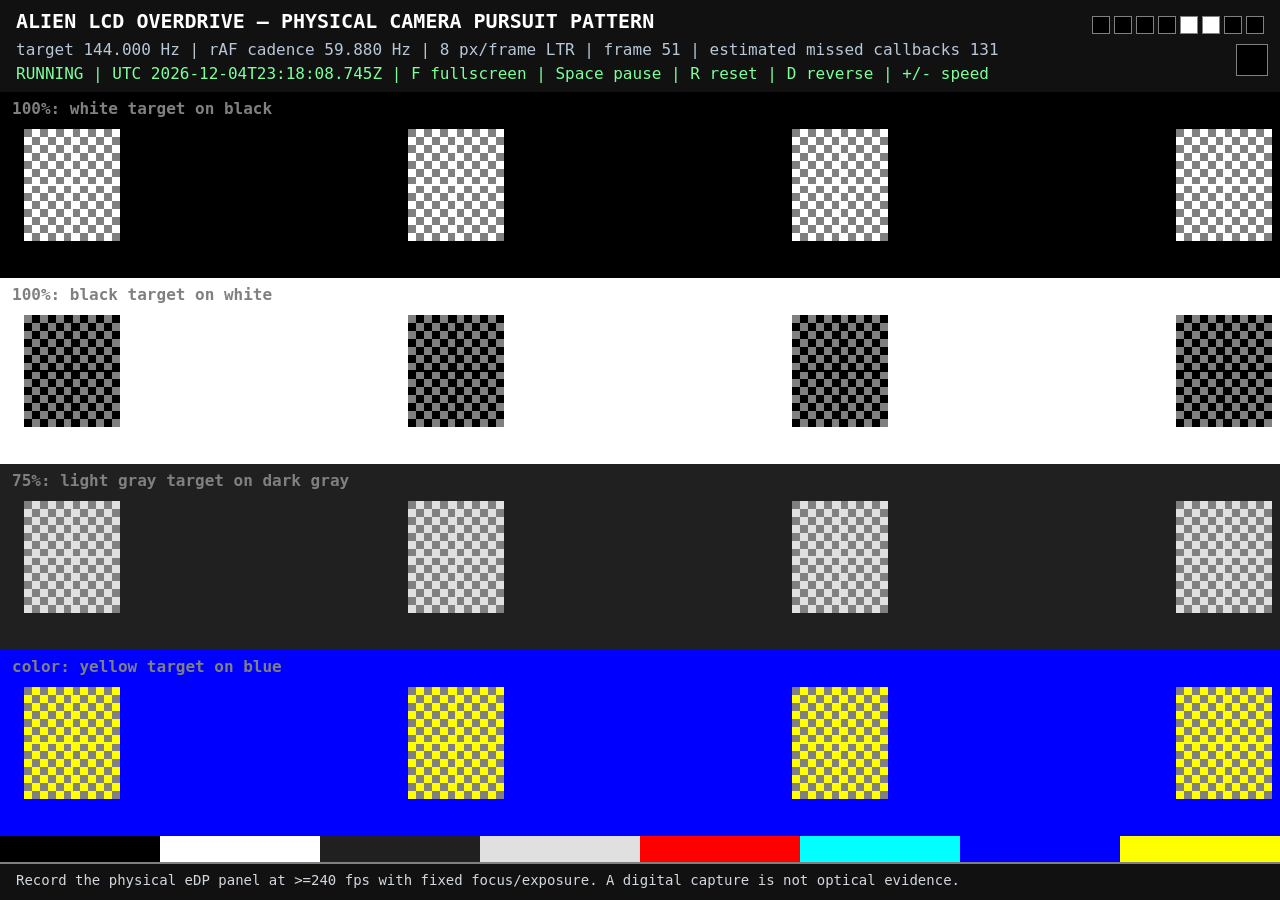
<file: code/tools/lcd-overdrive-pursuit.html>
<!doctype html>
<html lang="en">
<head>
  <meta charset="utf-8">
  <meta name="viewport" content="width=device-width,initial-scale=1,maximum-scale=1">
  <meta name="color-scheme" content="dark">
  <title>Alien LCD-overdrive optical QA pursuit pattern</title>
  <style>
    html,
    body {
      width: 100%;
      height: 100%;
      margin: 0;
      overflow: hidden;
      background: #000;
      color: #fff;
      font-family: ui-monospace, "SFMono-Regular", Consolas, monospace;
    }

    canvas {
      display: block;
      width: 100vw;
      height: 100vh;
      cursor: none;
      image-rendering: pixelated;
    }
  </style>
</head>
<body>
  <canvas id="pattern" aria-label="Frame-paced moving-edge LCD pursuit pattern"></canvas>
  <script>
    "use strict";

    // Standalone and deliberately dependency-free. The physical panel must be
    // recorded by an independent high-speed camera; screenshots and display
    // capture happen before the LCD and cannot measure overdrive.
    const canvas = document.getElementById("pattern");
    const context = canvas.getContext("2d", { alpha: false });
    const query = new URLSearchParams(window.location.search);

    const clamp = (value, minimum, maximum) =>
      Math.min(maximum, Math.max(minimum, value));
    const numberParameter = (name, fallback, minimum, maximum) => {
      const raw = query.get(name);
      if (raw === null || raw.trim() === "") return fallback;
      const parsed = Number(raw);
      return Number.isFinite(parsed)
        ? clamp(parsed, minimum, maximum)
        : fallback;
    };

    const targetHz = numberParameter("hz", 144, 24, 360);
    let pixelsPerFrame = Math.round(numberParameter("px", 8, 1, 32));
    let direction = query.get("dir") === "rtl" ? -1 : 1;
    let paused = false;
    let frameNumber = 0;
    let droppedFrameEstimate = 0;
    let previousTimestamp;
    const intervals = [];

    let width = 0;
    let height = 0;
    let deviceScale = 1;

    const resize = () => {
      deviceScale = Math.max(1, window.devicePixelRatio || 1);
      width = Math.max(1, window.innerWidth);
      height = Math.max(1, window.innerHeight);
      canvas.width = Math.round(width * deviceScale);
      canvas.height = Math.round(height * deviceScale);
      context.setTransform(deviceScale, 0, 0, deviceScale, 0, 0);
      context.imageSmoothingEnabled = false;
    };

    const median = (values) => {
      if (values.length === 0) return 0;
      const sorted = [...values].sort((a, b) => a - b);
      const middle = Math.floor(sorted.length / 2);
      return sorted.length % 2 === 0
        ? (sorted[middle - 1] + sorted[middle]) / 2
        : sorted[middle];
    };

    const movingOffset = (period) => {
      const raw = direction * frameNumber * pixelsPerFrame;
      return ((raw % period) + period) % period;
    };

    const drawTarget = (x, y, targetWidth, targetHeight, foreground, accent) => {
      context.fillStyle = foreground;
      context.fillRect(x, y, targetWidth, targetHeight);

      const cell = 8;
      context.fillStyle = accent;
      for (let row = 0; row < Math.floor(targetHeight / cell); row += 1) {
        for (let column = 0; column < Math.floor(targetWidth / cell); column += 1) {
          if ((row + column) % 2 === 0) {
            context.fillRect(x + column * cell, y + row * cell, cell, cell);
          }
        }
      }

      context.fillStyle = foreground;
      context.fillRect(x + targetWidth / 2 - 1, y, 2, targetHeight);
      context.fillRect(x, y + targetHeight / 2 - 1, targetWidth, 2);
    };

    const drawLane = (top, laneHeight, background, foreground, accent, label) => {
      context.save();
      context.beginPath();
      context.rect(0, top, width, laneHeight);
      context.clip();

      context.fillStyle = background;
      context.fillRect(0, top, width, laneHeight);

      const period = 384;
      const targetWidth = 96;
      const targetHeight = Math.max(48, Math.min(112, laneHeight - 36));
      const y = Math.round(top + (laneHeight - targetHeight) / 2);
      const offset = movingOffset(period);
      for (let x = -period + offset; x < width + period; x += period) {
        drawTarget(Math.round(x), y, targetWidth, targetHeight, foreground, accent);
      }

      context.font = "bold 16px ui-monospace, monospace";
      context.textBaseline = "top";
      context.fillStyle = accent;
      context.fillText(label, 12, top + 10);
      context.restore();
    };

    const drawStationaryReferences = (top, referenceHeight) => {
      const segmentWidth = width / 8;
      const shades = ["#000", "#fff", "#202020", "#e0e0e0", "#f00", "#0ff", "#00f", "#ff0"];
      for (let index = 0; index < shades.length; index += 1) {
        context.fillStyle = shades[index];
        context.fillRect(index * segmentWidth, top, Math.ceil(segmentWidth), referenceHeight);
      }
      context.fillStyle = "#808080";
      context.fillRect(0, top + referenceHeight - 2, width, 2);
    };

    const drawSyncCode = (now) => {
      const second = Math.floor(Date.now() / 1000);
      const bitSize = 18;
      const gap = 4;
      const originX = width - 12 - (bitSize + gap) * 8;
      const originY = 16;
      for (let bit = 0; bit < 8; bit += 1) {
        context.fillStyle = ((second >> bit) & 1) === 1 ? "#fff" : "#000";
        context.fillRect(originX + bit * (bitSize + gap), originY, bitSize, bitSize);
        context.strokeStyle = "#808080";
        context.strokeRect(originX + bit * (bitSize + gap) + 0.5, originY + 0.5, bitSize - 1, bitSize - 1);
      }
      context.fillStyle = Math.floor(now / 500) % 2 === 0 ? "#fff" : "#000";
      context.fillRect(width - 44, 44, 32, 32);
      context.strokeStyle = "#808080";
      context.strokeRect(width - 43.5, 44.5, 31, 31);
    };

    const draw = (timestamp) => {
      context.setTransform(deviceScale, 0, 0, deviceScale, 0, 0);
      context.fillStyle = "#111";
      context.fillRect(0, 0, width, height);

      const headerHeight = 92;
      const referenceHeight = 28;
      const footerHeight = 36;
      const laneArea = Math.max(240, height - headerHeight - referenceHeight - footerHeight);
      const laneHeight = laneArea / 4;

      context.fillStyle = "#111";
      context.fillRect(0, 0, width, headerHeight);
      context.fillStyle = "#fff";
      context.font = "bold 20px ui-monospace, monospace";
      context.textBaseline = "top";
      context.fillText("ALIEN LCD OVERDRIVE — PHYSICAL CAMERA PURSUIT PATTERN", 16, 13);

      const measuredInterval = median(intervals);
      const callbackHz = measuredInterval > 0 ? 1000 / measuredInterval : 0;
      context.font = "16px ui-monospace, monospace";
      context.fillStyle = "#b7c7d9";
      context.fillText(
        `target ${targetHz.toFixed(3)} Hz | rAF cadence ${callbackHz.toFixed(3)} Hz | ` +
        `${pixelsPerFrame} px/frame ${direction > 0 ? "LTR" : "RTL"} | ` +
        `frame ${frameNumber} | estimated missed callbacks ${droppedFrameEstimate}`,
        16,
        43
      );
      context.fillStyle = paused ? "#ffb000" : "#7dff9c";
      context.fillText(
        `${paused ? "PAUSED" : "RUNNING"} | UTC ${new Date().toISOString()} | F fullscreen | Space pause | R reset | D reverse | +/- speed`,
        16,
        67
      );
      drawSyncCode(timestamp);

      let y = headerHeight;
      drawLane(y, laneHeight, "#000", "#fff", "#808080", "100%: white target on black");
      y += laneHeight;
      drawLane(y, laneHeight, "#fff", "#000", "#808080", "100%: black target on white");
      y += laneHeight;
      drawLane(y, laneHeight, "#202020", "#e0e0e0", "#808080", "75%: light gray target on dark gray");
      y += laneHeight;
      drawLane(y, laneHeight, "#0000ff", "#ffff00", "#808080", "color: yellow target on blue");
      y += laneHeight;

      drawStationaryReferences(y, referenceHeight);
      y += referenceHeight;
      context.fillStyle = "#111";
      context.fillRect(0, y, width, footerHeight);
      context.fillStyle = "#d2d8df";
      context.font = "14px ui-monospace, monospace";
      context.fillText(
        "Record the physical eDP panel at >=240 fps with fixed focus/exposure. A digital capture is not optical evidence.",
        16,
        y + 10
      );
    };

    const animate = (timestamp) => {
      if (previousTimestamp !== undefined) {
        const interval = timestamp - previousTimestamp;
        if (interval > 0 && interval < 100) {
          intervals.push(interval);
          if (intervals.length > 240) intervals.shift();
          const expected = 1000 / targetHz;
          if (interval > expected * 1.5) {
            droppedFrameEstimate += Math.max(1, Math.round(interval / expected) - 1);
          }
        }
      }
      previousTimestamp = timestamp;
      if (!paused) frameNumber += 1;
      draw(timestamp);
      window.requestAnimationFrame(animate);
    };

    window.addEventListener("resize", resize);
    window.addEventListener("keydown", (event) => {
      if (event.key === " ") {
        paused = !paused;
        event.preventDefault();
      } else if (event.key.toLowerCase() === "r") {
        frameNumber = 0;
        droppedFrameEstimate = 0;
        intervals.length = 0;
      } else if (event.key.toLowerCase() === "d") {
        direction *= -1;
      } else if (event.key === "+" || event.key === "=") {
        pixelsPerFrame = clamp(pixelsPerFrame + 1, 1, 32);
      } else if (event.key === "-") {
        pixelsPerFrame = clamp(pixelsPerFrame - 1, 1, 32);
      } else if (event.key.toLowerCase() === "f") {
        document.documentElement.requestFullscreen().catch(() => {});
      }
    });

    resize();
    window.requestAnimationFrame(animate);
  </script>
</body>
</html>
</file>
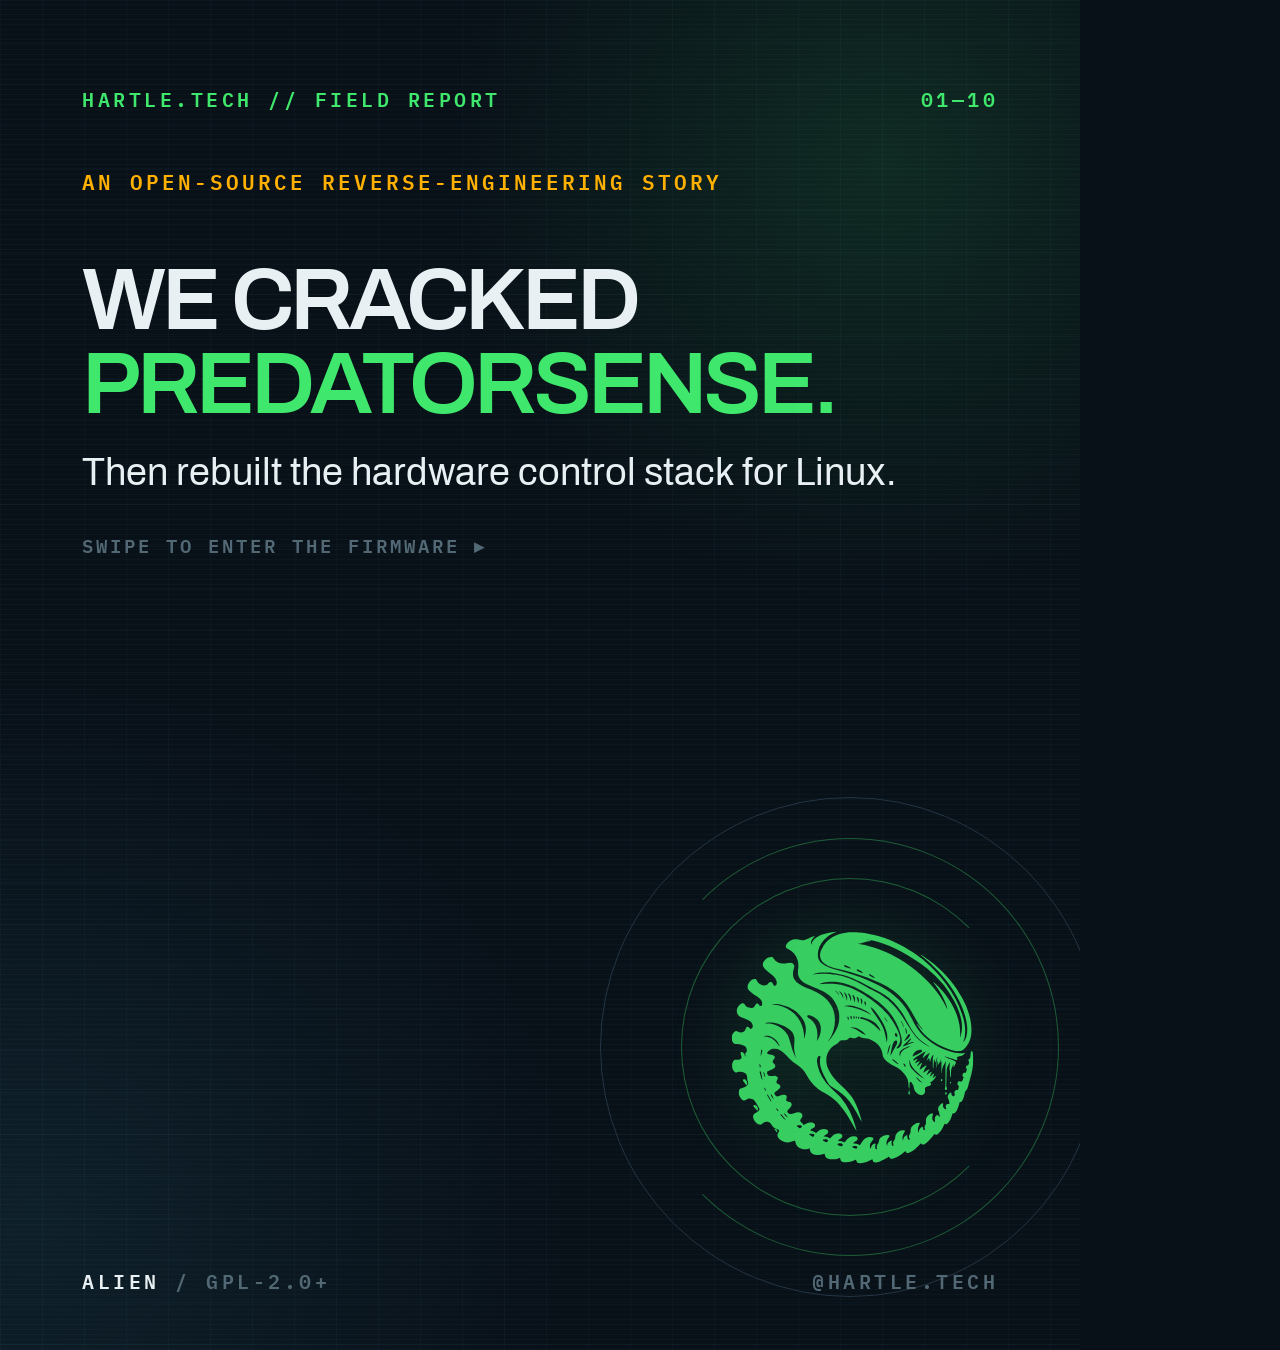
<file: docs/social/instagram-carousel/carousel.html>
<!DOCTYPE html>
<html lang="en">
<head>
  <meta charset="utf-8">
  <meta name="viewport" content="width=device-width, initial-scale=1">
  <title>Alien — PredatorSense reverse engineering carousel</title>
  <style>
    @font-face { font-family: Archivo; src: url('../../../code/alien-gui/assets/fonts/Archivo-Regular.ttf'); }
    @font-face { font-family: Archivo; src: url('../../../code/alien-gui/assets/fonts/Archivo-SemiBold.ttf'); font-weight: 700; }
    @font-face { font-family: Plex; src: url('../../../code/alien-gui/assets/fonts/IBMPlexMono-Regular.ttf'); }
    @font-face { font-family: Plex; src: url('../../../code/alien-gui/assets/fonts/IBMPlexMono-SemiBold.ttf'); font-weight: 700; }

    :root {
      --bg: #081018;
      --panel: #111c27;
      --line: #243543;
      --text: #e8f0f3;
      --muted: #8da2ad;
      --dim: #526975;
      --green: #3fe86c;
      --cyan: #53d8ff;
      --amber: #ffb000;
      --red: #ff5e5e;
    }

    * { box-sizing: border-box; }
    html, body { margin: 0; width: 1080px; height: 1350px; overflow: hidden; background: var(--bg); }
    body { color: var(--text); font-family: Archivo, sans-serif; }

    .slide {
      width: 1080px;
      height: 1350px;
      position: relative;
      overflow: hidden;
      padding: 86px 82px 76px;
      background:
        linear-gradient(rgba(83,216,255,.035) 1px, transparent 1px),
        linear-gradient(90deg, rgba(83,216,255,.035) 1px, transparent 1px),
        radial-gradient(circle at 82% 12%, rgba(63,232,108,.12), transparent 30%),
        radial-gradient(circle at 3% 90%, rgba(83,216,255,.08), transparent 34%),
        var(--bg);
      background-size: 42px 42px, 42px 42px, auto, auto, auto;
    }
    .slide::after {
      content: '';
      position: absolute;
      inset: 0;
      pointer-events: none;
      background: repeating-linear-gradient(0deg, rgba(255,255,255,.018) 0, rgba(255,255,255,.018) 1px, transparent 1px, transparent 5px);
      mix-blend-mode: screen;
    }
    .slide:not(.active) { display: none; }
    .slide > * { position: relative; z-index: 1; }

    .topline, .footer { font: 700 20px Plex, monospace; letter-spacing: 3.5px; text-transform: uppercase; }
    .topline { color: var(--green); display: flex; justify-content: space-between; align-items: center; }
    .footer { position: absolute; left: 82px; right: 82px; bottom: 55px; color: var(--dim); display: flex; justify-content: space-between; }
    .footer strong { color: var(--text); }

    h1 { margin: 62px 0 24px; font-size: 88px; line-height: .95; letter-spacing: -4px; max-width: 920px; }
    h2 { margin: 48px 0 26px; font-size: 64px; line-height: 1.02; letter-spacing: -2.5px; max-width: 900px; }
    h3 { font-size: 25px; margin: 0 0 12px; }
    p { font-size: 31px; line-height: 1.35; color: var(--muted); margin: 0 0 24px; }
    strong, .bright { color: var(--text); }
    .green { color: var(--green); }
    .amber { color: var(--amber); }
    .cyan { color: var(--cyan); }
    .eyebrow { font: 700 21px Plex, monospace; letter-spacing: 3px; color: var(--amber); text-transform: uppercase; margin-top: 55px; }
    .lede { font-size: 38px; line-height: 1.24; max-width: 880px; color: var(--text); }
    .small { font: 20px/1.45 Plex, monospace; color: var(--muted); }
    .micro { font: 16px/1.4 Plex, monospace; color: var(--dim); }
    .mt-24 { margin-top: 24px; }
    .mt-28 { margin-top: 28px; }
    .mt-30 { margin-top: 30px; }
    .lede-34 { font-size: 34px; margin-top: 34px; }
    .pipeline-rebuild { margin-top: 34px; gap: 12px; }
    .terminal-compact { font-size: 21px; }
    .honest-copy { position: absolute; left: 82px; bottom: 150px; width: 360px; }
    .logo-final { width: 280px; height: 280px; margin-top: 60px; }
    .final-heading { margin-top: 18px; }

    .logo { width: 365px; height: 365px; object-fit: contain; filter: drop-shadow(0 0 40px rgba(63,232,108,.18)); }
    .hero-mark { position: absolute; right: 45px; bottom: 120px; opacity: .88; }
    .rings { position: absolute; width: 500px; height: 500px; right: -20px; bottom: 53px; border: 1px solid var(--line); border-radius: 50%; }
    .rings::before, .rings::after { content: ''; position: absolute; border: 1px solid rgba(63,232,108,.35); border-radius: 50%; }
    .rings::before { inset: 40px; border-left-color: transparent; }
    .rings::after { inset: 80px; border-right-color: transparent; }

    .card-grid { display: grid; grid-template-columns: 1fr 1fr; gap: 20px; margin-top: 44px; }
    .card { border: 1px solid var(--line); background: rgba(17,28,39,.86); padding: 27px; min-height: 150px; }
    .card p { font-size: 23px; margin: 0; }
    .card .num { font: 700 17px Plex, monospace; color: var(--green); margin-bottom: 20px; }

    .terminal { margin-top: 42px; border: 1px solid var(--line); background: #050a0e; padding: 30px 34px; font: 25px/1.55 Plex, monospace; color: var(--muted); box-shadow: 0 28px 80px rgba(0,0,0,.35); }
    .terminal .prompt { color: var(--green); }
    .terminal .hot { color: var(--amber); }

    .slide > .binary-wall { position: absolute; inset: 0; z-index: 0; opacity: .22; overflow: hidden; }
    .binary-wall::before { content: '00110100 01000011 00100000 01010111 01001101 01001001 00100000 11110011 00010100 01010000 01000101 01000011 01001101 00100000 11100000 11010000 00000010 00100000 01010000 01010011 01010011 01110110 01100011 00100000 00110000 00110000 00110101 00100000 01000101 01001110 01000101 00100000 10000000 01010001 01011001 00100000 01010111 01001101 01000010 01001000'; display:block; width:1000px; transform:rotate(-11deg) scale(1.35); transform-origin:center; font:700 25px/2.2 Plex,monospace; letter-spacing:9px; color:var(--green); word-spacing:16px; }

    .pipeline { display: flex; flex-direction: column; gap: 10px; margin-top: 30px; }
    .stage { display: grid; grid-template-columns: 110px 1fr; align-items: center; border: 1px solid var(--line); background: rgba(17,28,39,.8); min-height: 92px; }
    .stage b { font: 700 27px Plex, monospace; color: var(--green); text-align: center; }
    .stage span { font-size: 27px; border-left: 1px solid var(--line); padding: 25px 30px; }
    .arrow { height: 10px; margin-left: 54px; border-left: 2px solid var(--dim); }

    .bytes { display: grid; grid-template-columns: repeat(8, 1fr); gap: 8px; margin-top: 48px; }
    .byte { border: 1px solid var(--line); background: var(--panel); min-height: 155px; padding: 18px 8px; text-align: center; }
    .byte .index { font: 700 18px Plex, monospace; color: var(--dim); }
    .byte .value { margin-top: 25px; font: 700 22px/1.1 Plex, monospace; color: var(--green); word-break: break-word; }
    .byte.rgb .value { color: var(--cyan); }
    .strike { margin-top: 28px; border: 1px solid rgba(255,94,94,.55); color: var(--red); background: rgba(255,94,94,.07); padding: 20px 24px; font: 700 22px Plex, monospace; }

    table { width: 100%; border-collapse: collapse; margin-top: 40px; font: 23px/1.35 Plex, monospace; }
    th { color: var(--dim); font-size: 17px; letter-spacing: 1px; text-transform: uppercase; text-align: right; padding: 18px 14px; border-bottom: 1px solid var(--line); }
    th:first-child, td:first-child { text-align: left; }
    td { padding: 22px 14px; text-align: right; border-bottom: 1px solid var(--line); }
    tr:nth-child(3) td { color: var(--amber); }
    tr:nth-child(4) td { color: var(--green); }

    .shot { border: 1px solid var(--line); background: var(--panel); padding: 9px; box-shadow: 0 24px 75px rgba(0,0,0,.46); overflow: hidden; }
    .shot img { width: 100%; height: 100%; display: block; object-fit: cover; object-position: top left; }
    .shot-wide { width: 760px; height: 390px; margin: 38px 0 0 72px; transform: rotate(-1.2deg); }
    .shot-tui { position: absolute; width: 550px; height: 385px; right: 52px; bottom: 132px; transform: rotate(2deg); }

    .metrics { display: grid; grid-template-columns: repeat(2, 1fr); gap: 18px; margin-top: 38px; }
    .metric { padding: 27px; border: 1px solid var(--line); background: rgba(17,28,39,.82); }
    .metric b { display: block; font: 700 45px Plex, monospace; color: var(--green); margin-bottom: 8px; }
    .metric span { font: 20px/1.35 Plex, monospace; color: var(--muted); }

    .cta { margin-top: 70px; border: 1px solid var(--green); padding: 30px; background: rgba(63,232,108,.06); }
    .cta code { font: 700 26px Plex, monospace; color: var(--green); }
    .swipe { margin-top: 38px; font: 700 19px Plex, monospace; letter-spacing: 3px; color: var(--dim); }
  </style>
</head>
<body>
  <section class="slide" data-slide="1">
    <div class="topline"><span>HARTLE.TECH // FIELD REPORT</span><span>01—10</span></div>
    <div class="eyebrow">An open-source reverse-engineering story</div>
    <h1>WE CRACKED<br><span class="green">PREDATOR­SENSE.</span></h1>
    <p class="lede">Then rebuilt the hardware control stack for Linux.</p>
    <div class="rings"></div><img class="logo hero-mark" src="../../../assets/tech.hartle.Alien.svg" alt="Alien project mark">
    <div class="swipe">SWIPE TO ENTER THE FIRMWARE ▸</div>
    <div class="footer"><span><strong>ALIEN</strong> / GPL-2.0+</span><span>@HARTLE.TECH</span></div>
  </section>

  <section class="slide" data-slide="2">
    <div class="binary-wall" aria-hidden="true"></div>
    <div class="topline"><span>THE PROBLEM</span><span>02—10</span></div>
    <h2>The controls lived behind a <span class="amber">Windows-only black box.</span></h2>
    <p>Fans. Sensors. Four-zone lighting. GPU modes. All exposed by firmware—yet officially reachable only through Acer's closed desktop software.</p>
    <div class="terminal"><span class="prompt">$</span> uname -s<br>Linux<br><br><span class="prompt">$</span> predatorsense<br><span class="hot">command not found</span><br><br><span class="prompt">$</span> _<br></div>
    <p class="small mt-28">The goal was not to imitate the UI. It was to recover the protocol and build a safer, native Linux control surface.</p>
    <div class="footer"><span>NO WRAPPER. NO WINE.</span><span>@HARTLE.TECH</span></div>
  </section>

  <section class="slide" data-slide="3">
    <div class="topline"><span>FOLLOW THE CALL</span><span>03—10</span></div>
    <h2>One button. <span class="green">Five layers deep.</span></h2>
    <div class="pipeline">
      <div class="stage"><b>01</b><span>Managed PredatorSense application</span></div>
      <div class="arrow"></div>
      <div class="stage"><b>02</b><span>Privileged native service + command pipe</span></div>
      <div class="arrow"></div>
      <div class="stage"><b>03</b><span>Undocumented Acer WMI / ACPI methods</span></div>
      <div class="arrow"></div>
      <div class="stage"><b>04</b><span>System Management Mode + shared memory</span></div>
      <div class="arrow"></div>
      <div class="stage"><b>05</b><span>ENE embedded controller reconfiguration</span></div>
    </div>
    <div class="footer"><span>THE UI WAS ONLY THE FIRST DOOR.</span><span>@HARTLE.TECH</span></div>
  </section>

  <section class="slide" data-slide="4">
    <div class="topline"><span>THE DECOY</span><span>04—10</span></div>
    <h2>A “successful” call was still <span class="amber">wrong.</span></h2>
    <p>A newer model family used a 16-byte lighting record. Our PH315-53 used Covini: exactly eight meaningful bytes.</p>
    <div class="bytes">
      <div class="byte"><div class="index">00</div><div class="value">EFFECT</div></div>
      <div class="byte"><div class="index">01</div><div class="value">SPEED</div></div>
      <div class="byte"><div class="index">02</div><div class="value">BRIGHT</div></div>
      <div class="byte"><div class="index">03</div><div class="value">FLAGS</div></div>
      <div class="byte"><div class="index">04</div><div class="value">DIR</div></div>
      <div class="byte rgb"><div class="index">05</div><div class="value">R</div></div>
      <div class="byte rgb"><div class="index">06</div><div class="value">G</div></div>
      <div class="byte rgb"><div class="index">07</div><div class="value">B</div></div>
    </div>
    <div class="strike">BYTES 08—15: ZERO. THE “COMMIT MARKER” NEVER EXISTED HERE.</div>
    <p class="small mt-30">Firmware status proved transport acceptance—not physical behavior. That distinction changed the whole project.</p>
    <div class="footer"><span>STATUS ≠ PHYSICAL PROOF</span><span>@HARTLE.TECH</span></div>
  </section>

  <section class="slide" data-slide="5">
    <div class="topline"><span>BELOW ACPI</span><span>05—10</span></div>
    <h2>The missing trigger was a <span class="green">polling loop.</span></h2>
    <p>ACPI wrote shared memory and returned. We extracted the exact BIOS and ENE controller firmware to find who consumed it.</p>
    <div class="card-grid">
      <div class="card"><div class="num">WMBH / FN20</div><h3>Dynamic record</h3><p>Mode, speed, brightness, direction, RGB.</p></div>
      <div class="card"><div class="num">PECM / F417—F41E</div><h3>Shared memory</h3><p>Host-visible bytes become controller input.</p></div>
      <div class="card"><div class="num">ENE 8051</div><h3>Change detection</h3><p>Mode, direction and enable bit compared against cache.</p></div>
      <div class="card"><div class="num">SMI D0 / F41F</div><h3>Zone gates</h3><p>Four bits independently enable four keyboard zones.</p></div>
    </div>
    <p class="lede lede-34">The ghost in the machine was watching memory.</p>
    <div class="footer"><span>AML → SMM → EC</span><span>@HARTLE.TECH</span></div>
  </section>

  <section class="slide" data-slide="6">
    <div class="topline"><span>COMMAND 45 // 06—10</span></div>
    <h2>“Turbo” was not one setting. It was a <span class="amber">transaction.</span></h2>
    <table>
      <thead><tr><th>Mode</th><th>Graphics</th><th>Memory</th><th>Fan</th><th>GPOC</th></tr></thead>
      <tbody>
        <tr><td>Normal</td><td>+0</td><td>+0</td><td>1</td><td>0</td></tr>
        <tr><td>Faster</td><td>+50</td><td>+30</td><td>2</td><td>1</td></tr>
        <tr><td>Turbo</td><td>+100</td><td>+60</td><td>3</td><td>2</td></tr>
      </tbody>
    </table>
    <div class="card-grid">
      <div class="card"><div class="num">VENDOR PATH</div><h3>Apply and hope</h3><p>Later legs run without transactional rollback.</p></div>
      <div class="card"><div class="num">ALIEN PATH</div><h3>Guard and verify</h3><p>Exact PCI/DMI, live ranges, readback, reverse rollback.</p></div>
    </div>
    <p class="small mt-30">Live Normal → Faster → Turbo → Normal completed safely. The benchmark showed no measurable speed gain, so we do not market one.</p>
    <div class="footer"><span>SEMANTICS, NOT MIRACLES.</span><span>@HARTLE.TECH</span></div>
  </section>

  <section class="slide" data-slide="7">
    <div class="topline"><span>THE REBUILD</span><span>07—10</span></div>
    <h2>A from-scratch Linux stack with a <span class="green">narrow privilege boundary.</span></h2>
    <div class="pipeline pipeline-rebuild">
      <div class="stage"><b>GUI</b><span>Desktop control centre and live telemetry</span></div>
      <div class="stage"><b>TUI</b><span>Fast keyboard-first control over SSH or locally</span></div>
      <div class="stage"><b>CLI</b><span>Scriptable, exact, human-readable operations</span></div>
      <div class="stage"><b>SOCK</b><span>Typed Unix protocol; no generic firmware proxy</span></div>
      <div class="stage"><b>ROOT</b><span>One daemon, one mutex, exact payload allowlist</span></div>
    </div>
    <div class="terminal terminal-compact"><span class="prompt">$</span> alien fan max<br><span class="prompt">$</span> alien rgb '#00aec7'<br><span class="prompt">$</span> alien gpu-mode faster \<br>&nbsp;&nbsp;--i-accept-unsupported-gpu-overclock-risk</div>
    <div class="footer"><span>RUST · ACPI · WMI · NVML</span><span>@HARTLE.TECH</span></div>
  </section>

  <section class="slide" data-slide="8">
    <div class="topline"><span>THE CONTROL SURFACES</span><span>08—10</span></div>
    <h2>Built for pixels, terminals, and <span class="green">honest state.</span></h2>
    <div class="shot shot-wide"><img src="../../media/screenshots/alien-gui-dashboard.png" alt="Connected Alien dashboard with live temperature and fan telemetry cards"></div>
    <div class="shot shot-tui"><img src="../../media/screenshots/alien-tui-rich.png" alt="Alien terminal UI in its rich telemetry layout"></div>
    <p class="small honest-copy">Every unavailable, inferred, read-back, and physically unverified state is labelled differently.</p>
    <div class="footer"><span>GUI / TUI / CLI</span><span>@HARTLE.TECH</span></div>
  </section>

  <section class="slide" data-slide="9">
    <div class="topline"><span>THE RECEIPTS</span><span>09—10</span></div>
    <h2>Reverse engineering without proof is just <span class="amber">fan fiction.</span></h2>
    <div class="metrics">
      <div class="metric"><b>130+</b><span>automated workspace tests across core, daemon, CLI and TUI</span></div>
      <div class="metric"><b>14/14</b><span>final GUI/TUI visual states inspected at source resolution</span></div>
      <div class="metric"><b>4 LEGS</b><span>GPU offsets, fan table and GPOC read back on live hardware</span></div>
      <div class="metric"><b>0 HYPE</b><span>no speedup, cooling or optical claim without measurement</span></div>
    </div>
    <div class="card mt-24"><div class="num">EVIDENCE LANES</div><p><span class="bright">Static analysis</span> · firmware readback · hardware telemetry · visual UI · physical optics</p></div>
    <p class="small mt-28">Open evidence stays open. The full keyboard animation matrix and physical LCD overdrive response still require camera receipts.</p>
    <div class="footer"><span>PROOF, NOT VIBES.</span><span>@HARTLE.TECH</span></div>
  </section>

  <section class="slide" data-slide="10">
    <div class="topline"><span>YOUR TURN</span><span>10—10</span></div>
    <img class="logo logo-final" src="../../../assets/tech.hartle.Alien.svg" alt="Alien project mark">
    <h2 class="final-heading">The machine now answers to <span class="green">Linux.</span></h2>
    <p class="lede">Read the write-up. Run Alien. Bring us another model and another receipt.</p>
    <div class="cta"><code>github.com/code-hartle-tech/alien</code></div>
    <div class="card-grid">
      <div class="card"><div class="num">LICENSE</div><h3>GPL-2.0-or-later</h3><p>Inspect it. Change it. Share it.</p></div>
      <div class="card"><div class="num">CONTRIBUTE</div><h3>New hardware wanted</h3><p>Model reports, protocol evidence, packaging and design.</p></div>
    </div>
    <div class="footer"><span><strong>ALIEN 0.5</strong> // OPEN SOURCE</span><span>@HARTLE.TECH</span></div>
  </section>

  <script>
    const requested = Math.max(1, Math.min(10, Number(new URLSearchParams(location.search).get('slide') || 1)));
    document.querySelector(`[data-slide="${requested}"]`).classList.add('active');
    window.scrollTo(0, 0);
  </script>
</body>
</html>
</file>
